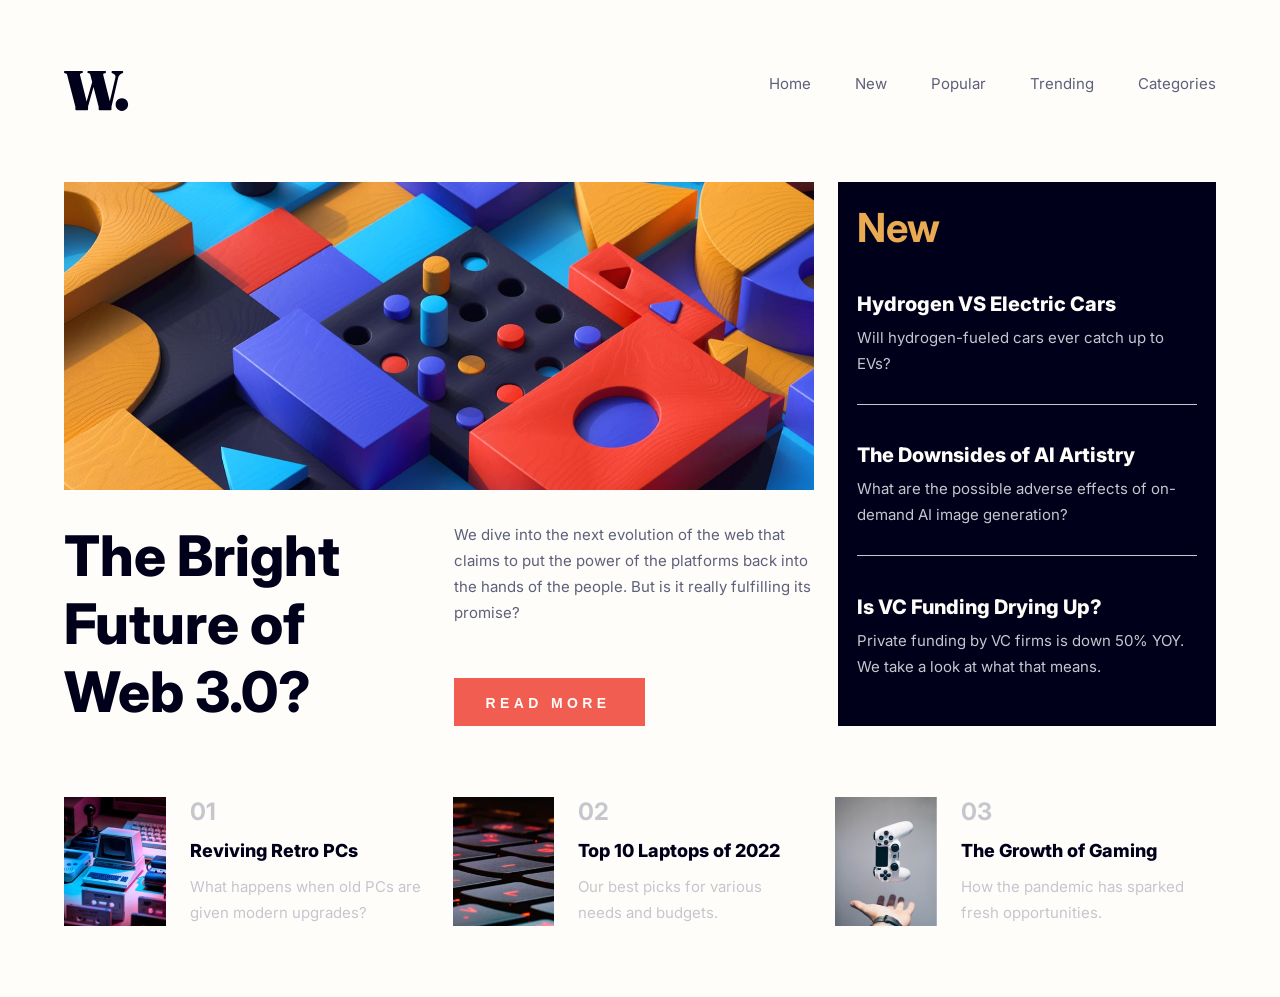
<file: docs/index.html>
<!DOCTYPE html>
<html lang="en">
  <head>
    <meta charset="UTF-8" />
    <meta name="viewport" content="width=device-width, initial-scale=1.0" />
    <!-- displays site properly based on user's device -->

    <link
      rel="icon"
      type="image/png"
      sizes="32x32"
      href="./assets/images/favicon-32x32.png"
    />

    <link rel="stylesheet" type="text/css" href="./style.css" />
    <link rel="stylesheet" type="text/css" href="./utility.css" />

    <title>Frontend Mentor | News homepage</title>
  </head>
  <body class="n-bg-almost-white">
    <div class="n-wrapper">
      <div class="n-bg-modal n-menu-modal">
        <div class="n-container-modal n-bg-almost-white">
          <button class="n-burguer-close n-text-dark-space-blue">
            <img src="./assets/images/icon-menu-close.svg" />
          </button>
          <div class="n-nav-modal">
            <a href="#" class="n-title-modal n-text-dark-space-blue">Home</a>
            <a href="#" class="n-title-modal n-text-dark-space-blue">New</a>
            <a href="#" class="n-title-modal n-text-dark-space-blue">Popular</a>
            <a href="#" class="n-title-modal n-text-dark-space-blue"
              >Trending</a
            >
            <a href="#" class="n-title-modal n-text-dark-space-blue">
              Categories
            </a>
          </div>
        </div>
      </div>

      <header class="n-header">
        <img src="assets/images/logo.svg" />

        <div class="n-nav">
          <a href="#" class="n-text-body n-text-gunmetal n-margin-right-40"
            >Home</a
          >
          <a href="#" class="n-text-body n-text-gunmetal n-margin-right-40"
            >New</a
          >
          <a href="#" class="n-text-body n-text-gunmetal n-margin-right-40"
            >Popular</a
          >
          <a href="#" class="n-text-body n-text-gunmetal n-margin-right-40"
            >Trending</a
          >
          <a href="#" class="n-text-body n-text-gunmetal">Categories</a>
        </div>

        <button class="n-burguer">
          <img src="./assets/images/icon-menu.svg" />
          <div class="n-bar"></div>
        </button>
      </header>

      <section class="n-home-news-section">
        <!-- Container Left -->

        <div class="n-container-left">
          <div class="n-desktop-img">
            <img src="./assets/images/image-web-3-desktop.jpg" />
          </div>
          <div class="n-mobile-img">
            <img src="./assets/images/image-web-3-mobile.jpg" />
          </div>

          <div class="n-container-bottom">
            <h1 class="n-title-XL n-text-dark-space-blue">
              The Bright Future of Web 3.0?
            </h1>

            <div class="n-container-bottom-item">
              <p class="n-text-body n-text-gunmetal">
                We dive into the next evolution of the web that claims to put
                the power of the platforms back into the hands of the people.
                But is it really fulfilling its promise?
              </p>

              <button class="n-button">Read more</button>
            </div>
          </div>
        </div>

        <!-- Container Right -->

        <div class="n-container-right n-bg-dark-space-blue">
          <div class="n-container-right-container">
            <div class="n-container-right-container-top">
              <h2 class="n-title-list n-title-L n-text-yellow">New</h2>
            </div>

            <div class="n-container-right-container-bottom">
              <div class="n-container-list-item n-border-bottom">
                <a href="#" class="n-title-S n-text-almost-white">
                  Hydrogen VS Electric Cars
                </a>
                <p class="n-text-body n-text-silver n-margin-top-8">
                  Will hydrogen-fueled cars ever catch up to EVs?
                </p>
              </div>
              <div class="n-container-list-item n-border-bottom">
                <a href="#" href="#" class="n-title-S n-text-almost-white">
                  The Downsides of AI Artistry
                </a>
                <p class="n-text-body n-text-silver n-margin-top-8">
                  What are the possible adverse effects of on-demand AI image
                  generation?
                </p>
              </div>
              <div class="n-container-list-item">
                <a href="#" class="n-title-S n-text-almost-white">
                  Is VC Funding Drying Up?
                </a>
                <p class="n-text-body n-text-silver n-margin-top-8">
                  Private funding by VC firms is down 50% YOY. We take a look at
                  what that means.
                </p>
              </div>
            </div>
          </div>
        </div>
      </section>

      <section class="n-row-section">
        <div class="n-row-container-item n-margin-">
          <img
            src="./assets/images/image-retro-pcs.jpg "
            class="n-margin-right-24"
          />
          <div class="n-row-container-item-bottom">
            <h2 class="n-heading-M n-text-silver">01</h2>
            <a class="n-title-XS n-text-dark-space-blue" href="/#">
              Reviving Retro PCs
            </a>
            <p class="n-text-body n-text-silver">
              What happens when old PCs are given modern upgrades?
            </p>
          </div>
        </div>

        <div class="n-row-container-item">
          <img
            src="./assets/images/image-top-laptops.jpg"
            class="n-margin-right-24"
          />
          <div class="n-row-container-item-bottom">
            <h2 class="n-heading-M n-text-silver">02</h2>
            <a class="n-title-XS n-text-dark-space-blue" href="/#">
              Top 10 Laptops of 2022
            </a>
            <p class="n-text-body n-text-silver">
              Our best picks for various needs and budgets.
            </p>
          </div>
        </div>

        <div class="n-row-container-item">
          <img
            src="./assets/images/image-gaming-growth.jpg"
            class="n-margin-right-24"
          />
          <div class="n-row-container-item-bottom">
            <h2 class="n-heading-M n-text-silver">03</h2>
            <a class="n-title-XS n-text-dark-space-blue" href="/#">
              The Growth of Gaming
            </a>
            <p class="n-text-body n-text-silver">
              How the pandemic has sparked fresh opportunities.
            </p>
          </div>
        </div>
      </section>
    </div>

    <script src="./main.js"></script>
  </body>
</html>
</file>
<file: docs/style.css>
@media screen /* XS */ {
  .n-wrapper {
    width: 90%;
    display: grid;
    grid-template-areas:
      "Header"
      "Home"
      "Row";
    margin-right: auto;
    margin-left: auto;
    row-gap: 71px;
    padding: 71px 0 71px 0;
  }

  .is-active {
    transform: translate(0) !important;
    transition-duration: 0.5s;
  }

  .n-menu-modal {
    display: block;
    position: fixed;
    left: 0;
    top: 0;
    width: 100%;
    height: 100%;
    transform: translate(100%);
    transition-duration: 0.5s;
    z-index: 1;
  }
}

.n-container-modal {
  display: grid;
  grid-template-columns: 1fr 1fr 1fr 1fr 1fr 1fr 1fr 1fr 2fr;
  grid-template-rows: 2fr 1fr 1fr 1fr 1fr 1fr 1fr 1fr 1fr;
  width: 70%;
  height: 100%;
  justify-content: space-between;
  margin-left: auto;
}

.n-burguer-close {
  display: grid;
  cursor: pointer;
  grid-column-start: 9;
  align-items: center;
  justify-items: center;

  appearance: none;
  background: none;
  border: none;
  outline: none;
}

.n-nav-modal {
  display: grid;
  row-gap: 24px;
  grid-row-start: 2;
  grid-column-start: 2;
}

.n-header {
  grid-area: Header;
  display: flex;
  justify-content: space-between;
}

.n-nav {
  display: none;
}

.n-burguer {
  display: block;
  width: 35px;
  height: 35px;
  cursor: pointer;

  appearance: none;
  background: none;
  border: none;
  outline: none;
}

.n-home-news-section {
  width: 100%;
  grid-area: Home;
  display: grid;
  grid-template-areas:
    "left"
    "right";
  column-gap: 24px;
  row-gap: 64px;
}

.n-container-left {
  grid-area: left;
  display: grid;
  row-gap: 28px;
}

.n-container-bottom {
  display: grid;
  grid-template-rows: 6fr 6fr;
  gap: 4.1%;
}

.n-container-bottom-item {
  display: flex;
  flex-direction: column;
  justify-content: space-between;
  align-items: flex-start;
  gap: 12px;
}

.n-container-right {
  grid-area: right;
  display: flex;
  justify-content: center;
  height: 589px;
}

.n-container-right-container {
  width: 90%;
  display: grid;
  grid-template-rows: 2fr 10fr;
}

.n-container-right-container-top {
  display: flex;
  align-items: center;
}

.n-container-right-container-bottom {
  display: flex;
  flex-direction: column;
  justify-content: space-around;
}

.n-container-list-item {
  height: 148px;
}

.n-row-section {
  grid-area: Row;
  display: grid;
  grid-template-rows: auto auto auto;
  column-gap: 30px;
  row-gap: 64px;
}

.n-row-container-item {
  display: flex;
  height: 129px;
  row-gap: 30px;
}

.n-row-container-item-bottom {
  display: flex;
  flex-direction: column;
  justify-content: space-between;
}

.n-mobile-img {
  display: block;
  width: 100%;
}
.n-mobile-img img {
  width: 100%;
}

.n-desktop-img {
  display: none;
}

@media screen and (min-width: 576px) /* SM */ {
  .n-container-list-item {
    height: 114px;
  }
}

@media screen and (min-width: 768px) /* MD */ {
  .n-mobile-img {
    display: none;
  }

  .n-desktop-img {
    display: block;
    width: 100%;
  }

  .n-desktop-img img {
    width: 100%;
  }
}

@media screen and (min-width: 992px) /* LG */ {
}

@media screen and (min-width: 1200px) /* XL */ {
  .n-wrapper {
    grid-template-areas:
      "Header Header Header"
      "Home Home Home"
      "Row Row Row";
  }

  .n-header {
    justify-content: space-between;
  }

  .n-nav {
    display: block;
  }

  .n-burguer {
    display: none;
  }

  .n-menu-modal {
    display: none;
  }

  .n-home-news-section {
    grid-template-areas: "left left left left left right right right";
  }

  .n-container-left {
    row-gap: 28px;
  }

  .n-container-bottom {
    grid-template-columns: 6fr 6fr;
    grid-template-rows: auto;
  }

  .n-container-bottom-item {
    display: flex;
    flex-direction: column;
    justify-content: space-between;
    align-items: flex-start;
  }

  .n-container-right {
    display: flex;
    justify-content: center;
    height: 100%;
  }

  .n-container-right-container {
    grid-template-rows: 2fr 10fr;
  }

  .n-container-right-container-top {
    display: flex;
    align-items: center;
  }

  .n-container-right-container-bottom {
    display: flex;
    flex-direction: column;
    justify-content: space-around;
  }

  .n-container-list-item {
    height: 114px;
  }

  .n-row-section {
    display: grid;
    grid-template-columns: auto auto auto;
    column-gap: 30px;
    row-gap: 0;
  }

  .n-row-container-item {
    display: flex;
    height: 129px;
    row-gap: 30px;
  }

  .n-row-container-item-bottom {
    display: flex;
    flex-direction: column;
    justify-content: space-between;
  }

  .n-mobile-img {
    display: none;
  }
}

@media screen and (min-width: 1400px) /* XXL */ {
}
</file>
<file: docs/utility.css>
@import url("https://fonts.googleapis.com/css2?family=Inter:wght@400;700;800&display=swap");

:root {
  /* colors  */

  --almost-white: #fffdfa;
  --dark-space-blue: #00001a;
  --dark-space-blue-50: #00001a50;

  --gunmetal: #5e607a;
  --light-vermillion: #f15d51;
  --silver: #c5c6ce;
  --yellow: #e9aa52;

  /* fonts  */

  --font-family: "Inter", sans-serif;

  /* Silver */
  color: #c5c6ce;

  --heading-XL: 56px;
  --weight-XL: 800;

  --heading-L: 40px;
  --weight-L: 700;

  --heading-M: 32px;
  --weight-M: 700;

  --heading-S: 20px;
  --weight-S: 800;

  --heading-XS: 18px;
  --weight-XS: 800;

  --body: 15px;
  --weight-body: 400;
  --line-height-body: 26px;
}

* {
  margin: 0;
  padding: 0;
  box-sizing: border-box;
  -webkit-font-smoothing: antialiased;
}

html,
body {
  width: 100%;
  font-family: var(--font-family);
}

/*#region UTILITY*/

a {
  text-decoration: none;
}

/* Texts */

.n-title-modal {
  font-size: 18;
  font-weight: 400;
  line-height: 24px;
}

.n-title-XL {
  font-size: var(--heading-XL);
  font-weight: var(--weight-XL);
}

.n-title-S {
  font-size: var(--heading-S);
  font-weight: var(--weight-S);
  line-height: 26px;
}

.n-title-L {
  font-size: var(--heading-L);
  font-weight: var(--weight-L);
}

.n-title-XS {
  font-size: var(--heading-XS);
  font-weight: var(--weight-XS);
}

.n-text-body {
  font-size: var(--body);
  font-weight: var(--weight-body);
  line-height: var(--line-height-body);
}

/* Colors */
.n-text-almost-white {
  color: var(--almost-white);
}
.n-text-dark-space-blue {
  color: var(--dark-space-blue);
}
.n-text-gunmetal {
  color: var(--gunmetal);
}
.n-text-light-vermillion {
  color: var(--light-vermillion);
}
.n-text-silver {
  color: var(--silver);
}
.n-text-yellow {
  color: var(--yellow);
}

/* HOVER */

.n-text-almost-white:hover {
  color: var(--yellow);
  transition-duration: 0.3s;
}

.n-text-dark-space-blue:hover {
  color: var(--light-vermillion);
  transition-duration: 0.3s;
}

.n-text-gunmetal:hover {
  color: var(--light-vermillion);
  transition-duration: 0.3s;
}

/* Background  */

.n-bg-almost-white {
  background-color: var(--almost-white);
}

.n-bg-dark-space-blue {
  background-color: var(--dark-space-blue);
}

.n-bg-modal {
  background-color: var(--dark-space-blue-50);
}

/* Buttons  */

.n-button {
  padding: 13px 35px 11px 31px;

  font-weight: var(--weight-L);
  font-size: 14px;
  line-height: 24px;
  letter-spacing: 4.375px;

  text-transform: uppercase;

  color: var(--almost-white);
  background-color: var(--light-vermillion);

  border: none;
}
.n-button:hover {
  cursor: pointer;
}

.n-button:active {
  background-color: var(--dark-space-blue);
  transition-duration: 0.3s;
}

/*#endregion */

/* Margin */

.n-margin-top-8 {
  margin-top: 8px;
}
.n-margin-bottom-8 {
  margin-bottom: 8px;
}
.n-margin-right-8 {
  margin-right: 8px;
}
.n-margin-left-8 {
  margin-left: 8px;
}

.n-margin-top-24 {
  margin-top: 24px;
}
.n-margin-bottom-24 {
  margin-bottom: 24px;
}
.n-margin-right-24 {
  margin-right: 24px;
}
.n-margin-left-24 {
  margin-left: 24px;
}

.n-margin-top-40 {
  margin-top: 40px;
}
.n-margin-bottom-40 {
  margin-bottom: 40px;
}
.n-margin-right-40 {
  margin-right: 40px;
}
.n-margin-left-40 {
  margin-left: 40px;
}

.n-margin-top-55 {
  margin-top: 55px;
}
.n-margin-bottom-55 {
  margin-bottom: 55px;
}
.n-margin-right-55 {
  margin-right: 55px;
}
.n-margin-left-55 {
  margin-left: 55px;
}

.n-margin-top-71 {
  margin-top: 71px;
}
.n-margin-bottom-71 {
  margin-bottom: 71px;
}
.n-margin-right-71 {
  margin-right: 71px;
}
.n-margin-left-71 {
  margin-left: 71px;
}

.n-margin-top-89 {
  margin-top: 89px;
}
.n-margin-bottom-89 {
  margin-bottom: 89px;
}
.n-margin-right-89 {
  margin-right: 89px;
}
.n-margin-left-89 {
  margin-left: 89px;
}

.n-margin-top-129 {
  margin-top: 129px;
}
.n-margin-bottom-129 {
  margin-bottom: 129px;
}
.n-margin-right-129 {
  margin-right: 129px;
}
.n-margin-left-129 {
  margin-left: 129px;
}

/* padding */

.n-padding-top-24 {
  padding-top: 24px;
}
.n-padding-bottom-24 {
  padding-bottom: 24px;
}
.n-padding-right-24 {
  padding-right: 24px;
}
.n-padding-left-24 {
  padding-left: 24px;
}

/* Borders */

.n-border-bottom {
  border-bottom: 1px solid var(--silver);
}
</file>
